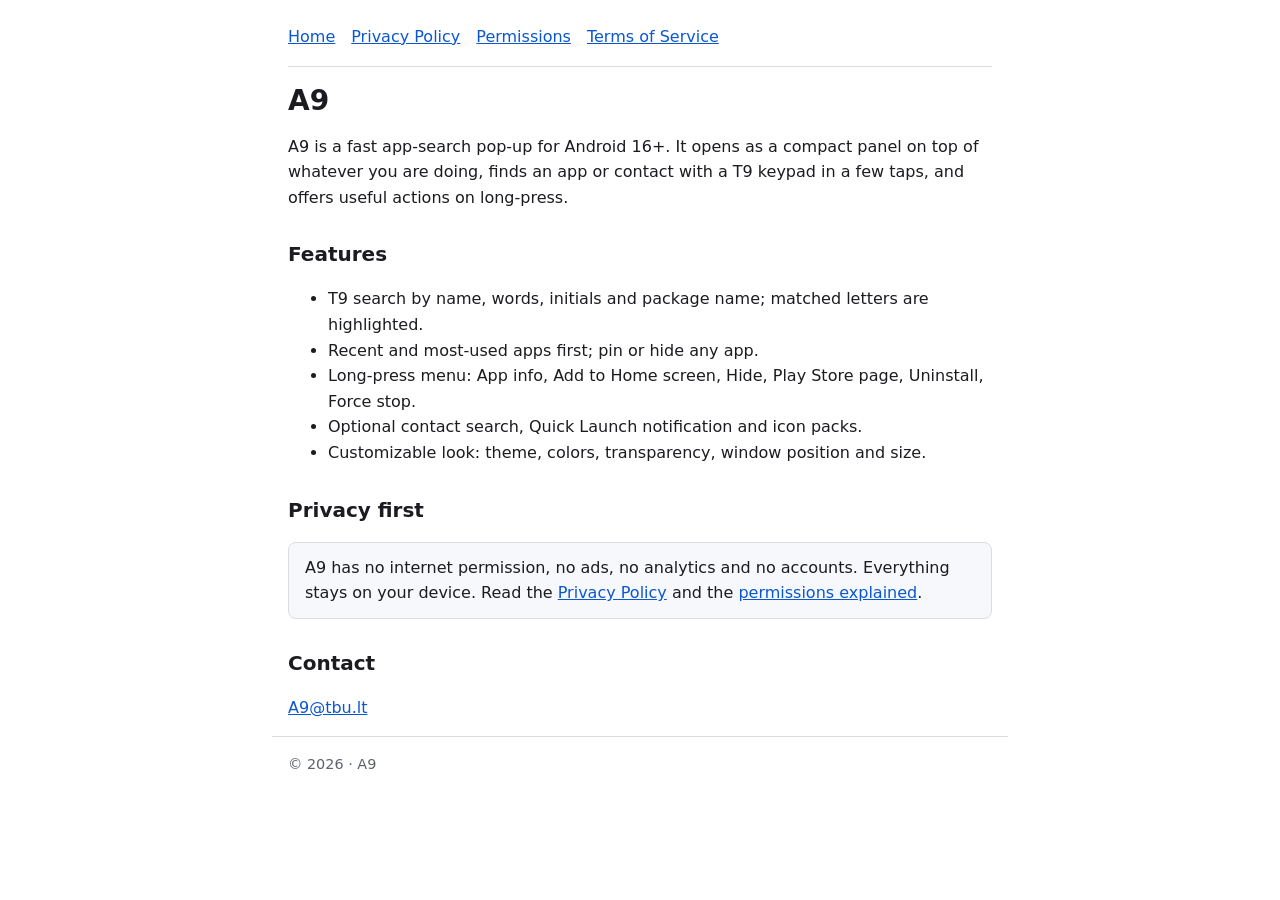
<file: A9/index.html>
<!DOCTYPE html>
<html lang="en">
<head>
<meta charset="utf-8">
<meta name="viewport" content="width=device-width, initial-scale=1">
<meta name="color-scheme" content="light dark">
<title>A9 – fast app search for Android</title>
<meta name="description" content="A9 is a fast app-search pop-up for Android: a T9 keypad that finds and launches any app in a few taps. No ads, no internet, no tracking.">
<link rel="stylesheet" href="style.css">
</head>
<body>
<header><nav>
<a href="index.html">Home</a>
<a href="privacy.html">Privacy Policy</a>
<a href="permissions.html">Permissions</a>
<a href="terms.html">Terms of Service</a>
</nav></header>
<main>
<h1>A9</h1>
<p>A9 is a fast app-search pop-up for Android 16+. It opens as a compact panel on top of whatever you are doing, finds an app or contact with a T9 keypad in a few taps, and offers useful actions on long-press.</p>

<h2>Features</h2>
<ul>
<li>T9 search by name, words, initials and package name; matched letters are highlighted.</li>
<li>Recent and most-used apps first; pin or hide any app.</li>
<li>Long-press menu: App info, Add to Home screen, Hide, Play Store page, Uninstall, Force stop.</li>
<li>Optional contact search, Quick Launch notification and icon packs.</li>
<li>Customizable look: theme, colors, transparency, window position and size.</li>
</ul>

<h2>Privacy first</h2>
<p class="note">A9 has no internet permission, no ads, no analytics and no accounts. Everything stays on your device. Read the <a href="privacy.html">Privacy Policy</a> and the <a href="permissions.html">permissions explained</a>.</p>

<h2>Contact</h2>
<p><a href="mailto:A9@tbu.lt">A9@tbu.lt</a></p>
</main>
<footer>© 2026 · A9</footer>
</body>
</html>
</file>
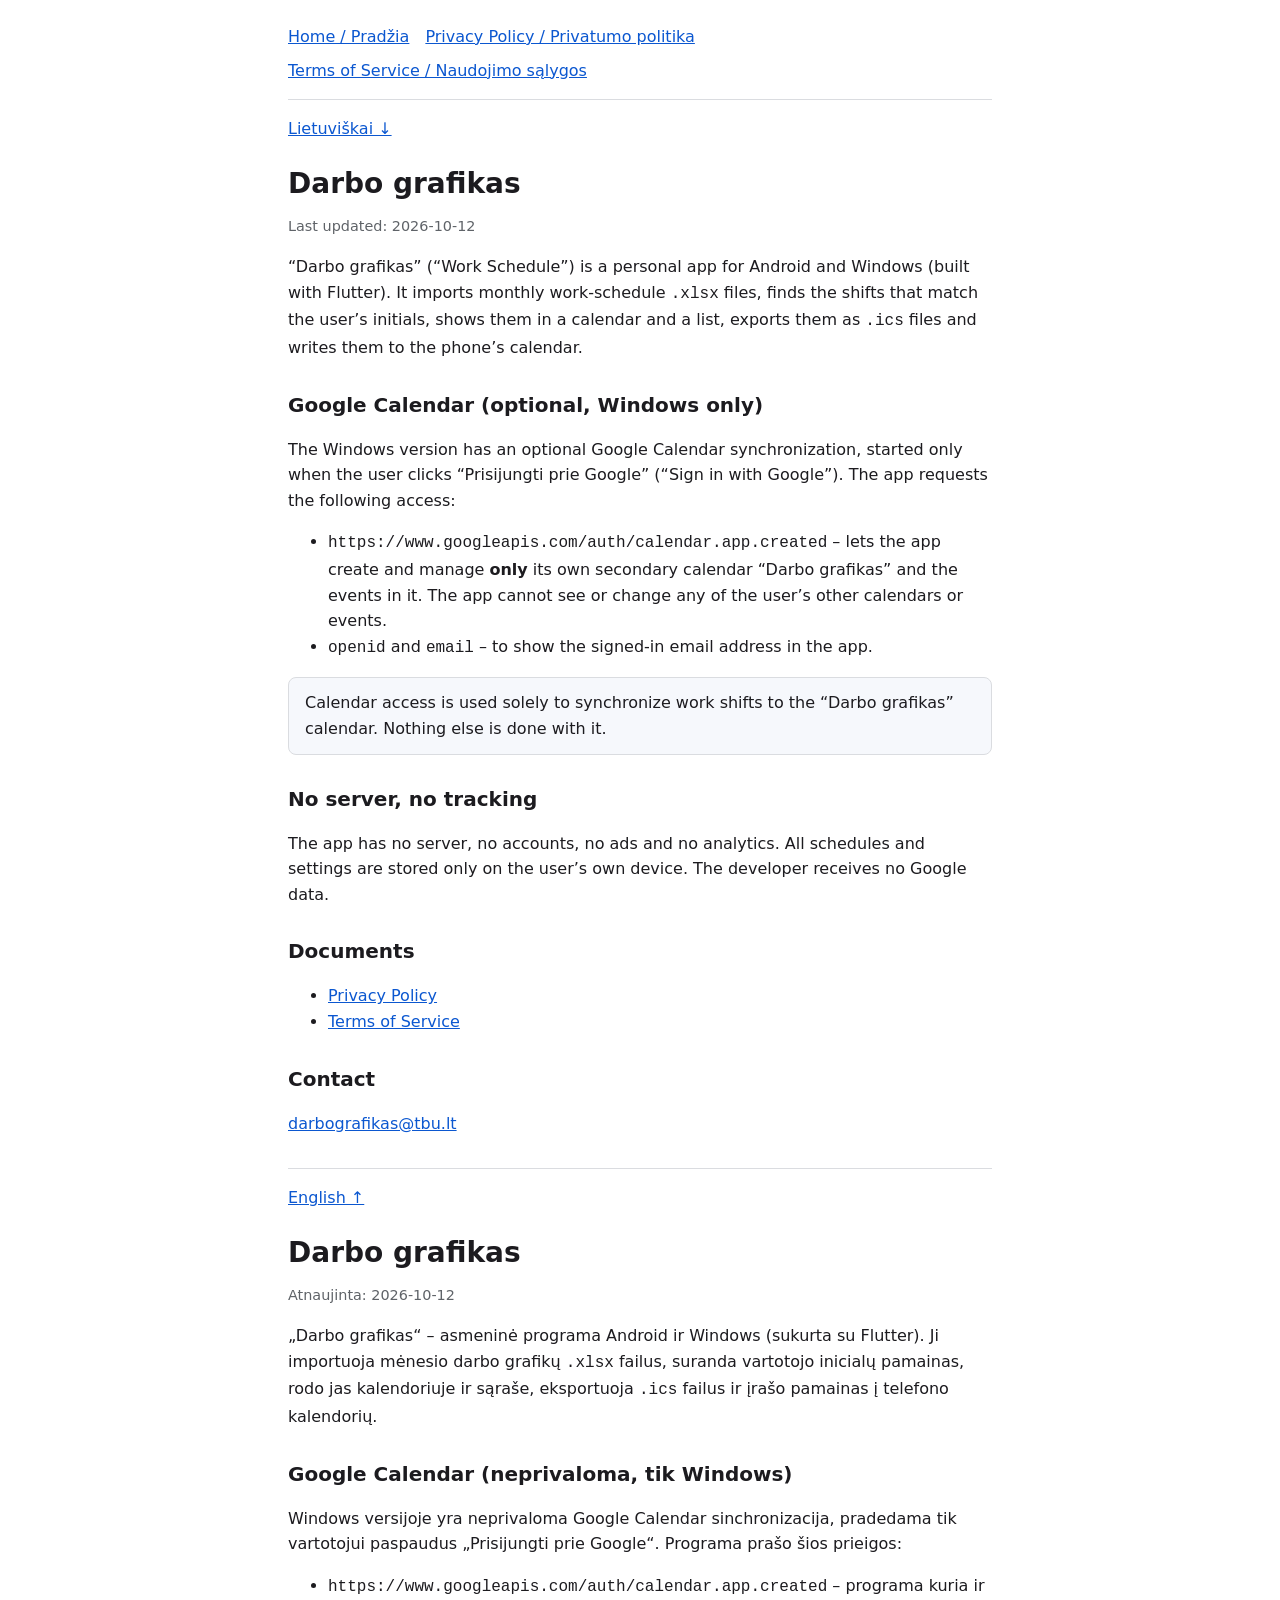
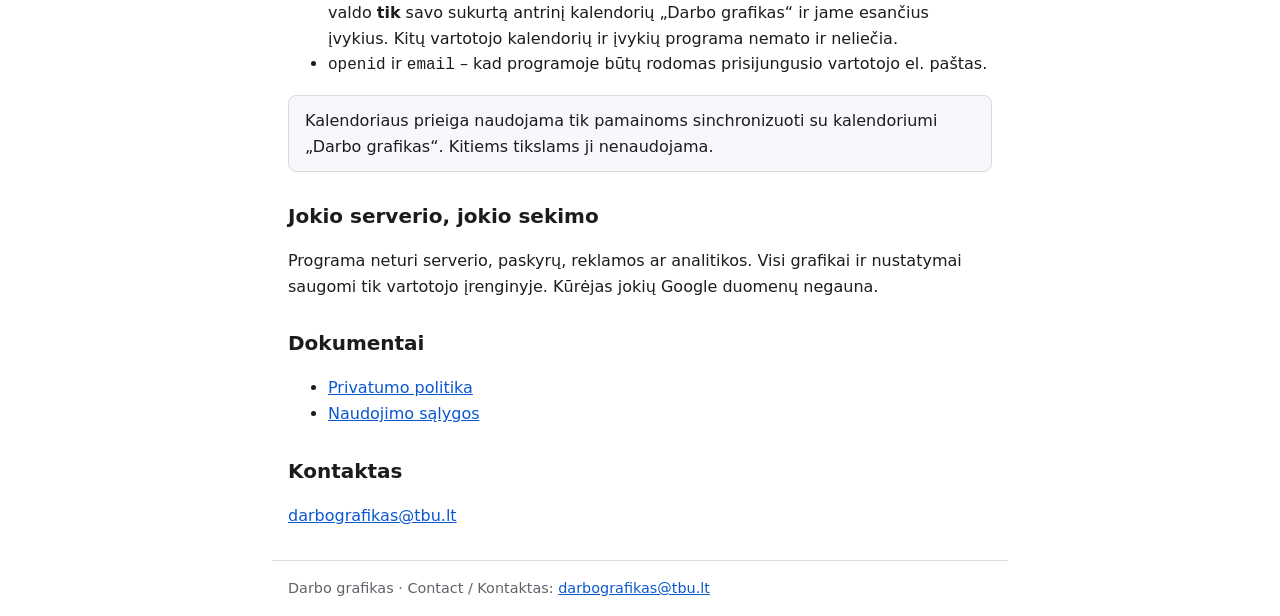
<file: darbo-grafikas/index.html>
<!DOCTYPE html>
<html lang="en">
<head>
<meta charset="utf-8">
<meta name="viewport" content="width=device-width, initial-scale=1">
<meta name="color-scheme" content="light dark">
<title>Home – Darbo grafikas / Pradžia</title>
<link rel="stylesheet" href="style.css">
</head>
<body>
<header><nav>
<a href="index.html">Home / Pradžia</a>
<a href="privacy.html">Privacy Policy / Privatumo politika</a>
<a href="terms.html">Terms of Service / Naudojimo sąlygos</a>
</nav></header>
<main>
<section id="en" lang="en">
<nav><a href="#lt">Lietuviškai ↓</a></nav>
<h1>Darbo grafikas</h1>
<p class="meta">Last updated: 2026-10-12</p>
<p>“Darbo grafikas” (“Work Schedule”) is a personal app for Android and Windows (built with Flutter). It imports monthly work-schedule <code>.xlsx</code> files, finds the shifts that match the user’s initials, shows them in a calendar and a list, exports them as <code>.ics</code> files and writes them to the phone’s calendar.</p>
<h2>Google Calendar (optional, Windows only)</h2>
<p>The Windows version has an optional Google Calendar synchronization, started only when the user clicks “Prisijungti prie Google” (“Sign in with Google”). The app requests the following access:</p>
<ul>
<li><code>https://www.googleapis.com/auth/calendar.app.created</code> – lets the app create and manage <strong>only</strong> its own secondary calendar “Darbo grafikas” and the events in it. The app cannot see or change any of the user’s other calendars or events.</li>
<li><code>openid</code> and <code>email</code> – to show the signed-in email address in the app.</li>
</ul>
<p class="note">Calendar access is used solely to synchronize work shifts to the “Darbo grafikas” calendar. Nothing else is done with it.</p>
<h2>No server, no tracking</h2>
<p>The app has no server, no accounts, no ads and no analytics. All schedules and settings are stored only on the user’s own device. The developer receives no Google data.</p>
<h2>Documents</h2>
<ul><li><a href="privacy.html">Privacy Policy</a></li><li><a href="terms.html">Terms of Service</a></li></ul>
<h2>Contact</h2>
<p><a href="mailto:darbografikas@tbu.lt">darbografikas@tbu.lt</a></p>
</section>
<section id="lt" lang="lt">
<nav><a href="#en">English ↑</a></nav>
<h1>Darbo grafikas</h1>
<p class="meta">Atnaujinta: 2026-10-12</p>
<p>„Darbo grafikas“ – asmeninė programa Android ir Windows (sukurta su Flutter). Ji importuoja mėnesio darbo grafikų <code>.xlsx</code> failus, suranda vartotojo inicialų pamainas, rodo jas kalendoriuje ir sąraše, eksportuoja <code>.ics</code> failus ir įrašo pamainas į telefono kalendorių.</p>
<h2>Google Calendar (neprivaloma, tik Windows)</h2>
<p>Windows versijoje yra neprivaloma Google Calendar sinchronizacija, pradedama tik vartotojui paspaudus „Prisijungti prie Google“. Programa prašo šios prieigos:</p>
<ul>
<li><code>https://www.googleapis.com/auth/calendar.app.created</code> – programa kuria ir valdo <strong>tik</strong> savo sukurtą antrinį kalendorių „Darbo grafikas“ ir jame esančius įvykius. Kitų vartotojo kalendorių ir įvykių programa nemato ir neliečia.</li>
<li><code>openid</code> ir <code>email</code> – kad programoje būtų rodomas prisijungusio vartotojo el. paštas.</li>
</ul>
<p class="note">Kalendoriaus prieiga naudojama tik pamainoms sinchronizuoti su kalendoriumi „Darbo grafikas“. Kitiems tikslams ji nenaudojama.</p>
<h2>Jokio serverio, jokio sekimo</h2>
<p>Programa neturi serverio, paskyrų, reklamos ar analitikos. Visi grafikai ir nustatymai saugomi tik vartotojo įrenginyje. Kūrėjas jokių Google duomenų negauna.</p>
<h2>Dokumentai</h2>
<ul><li><a href="privacy.html">Privatumo politika</a></li><li><a href="terms.html">Naudojimo sąlygos</a></li></ul>
<h2>Kontaktas</h2>
<p><a href="mailto:darbografikas@tbu.lt">darbografikas@tbu.lt</a></p>
</section>
</main>
<footer>Darbo grafikas · Contact / Kontaktas: <a href="mailto:darbografikas@tbu.lt">darbografikas@tbu.lt</a></footer>
</body>
</html>
</file>
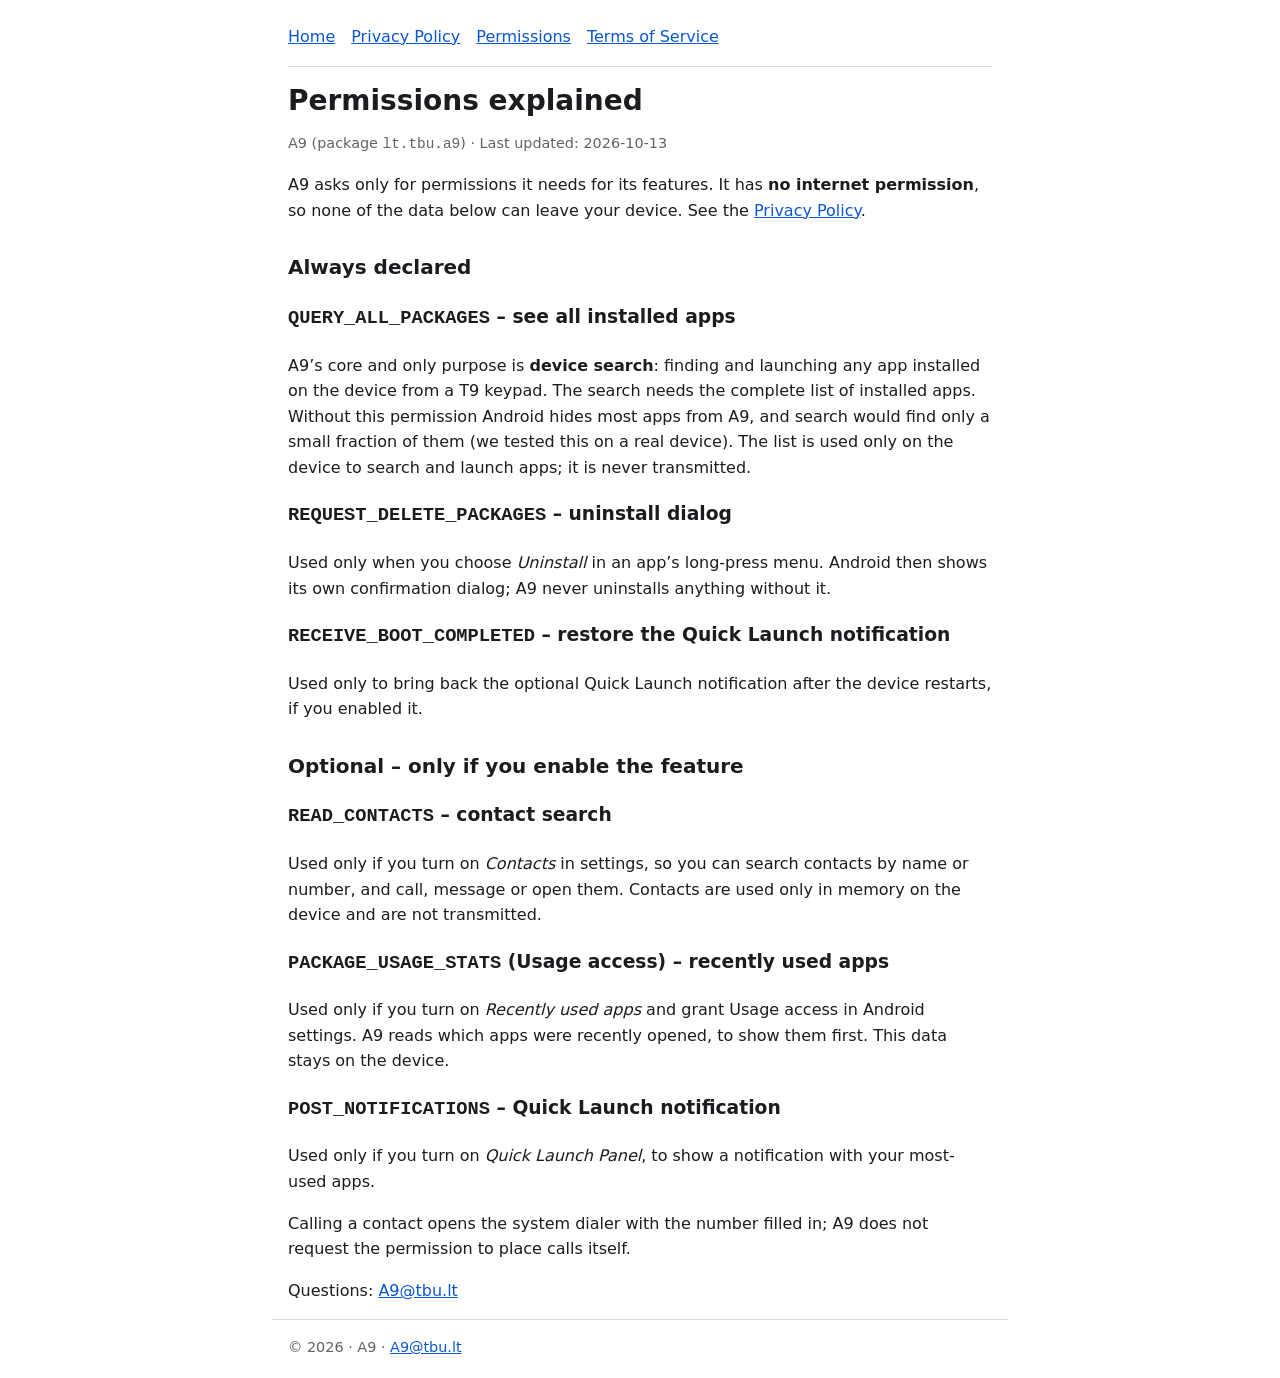
<file: A9/permissions.html>
<!DOCTYPE html>
<html lang="en">
<head>
<meta charset="utf-8">
<meta name="viewport" content="width=device-width, initial-scale=1">
<meta name="color-scheme" content="light dark">
<title>Permissions – A9</title>
<link rel="stylesheet" href="style.css">
</head>
<body>
<header><nav>
<a href="index.html">Home</a>
<a href="privacy.html">Privacy Policy</a>
<a href="permissions.html">Permissions</a>
<a href="terms.html">Terms of Service</a>
</nav></header>
<main>
<h1>Permissions explained</h1>
<p class="meta">A9 (package <code>lt.tbu.a9</code>) · Last updated: 2026-10-13</p>
<p>A9 asks only for permissions it needs for its features. It has <strong>no internet permission</strong>, so none of the data below can leave your device. See the <a href="privacy.html">Privacy Policy</a>.</p>

<h2>Always declared</h2>
<h3><code>QUERY_ALL_PACKAGES</code> – see all installed apps</h3>
<p>A9’s core and only purpose is <strong>device search</strong>: finding and launching any app installed on the device from a T9 keypad. The search needs the complete list of installed apps. Without this permission Android hides most apps from A9, and search would find only a small fraction of them (we tested this on a real device). The list is used only on the device to search and launch apps; it is never transmitted.</p>

<h3><code>REQUEST_DELETE_PACKAGES</code> – uninstall dialog</h3>
<p>Used only when you choose <em>Uninstall</em> in an app’s long-press menu. Android then shows its own confirmation dialog; A9 never uninstalls anything without it.</p>

<h3><code>RECEIVE_BOOT_COMPLETED</code> – restore the Quick Launch notification</h3>
<p>Used only to bring back the optional Quick Launch notification after the device restarts, if you enabled it.</p>

<h2>Optional – only if you enable the feature</h2>
<h3><code>READ_CONTACTS</code> – contact search</h3>
<p>Used only if you turn on <em>Contacts</em> in settings, so you can search contacts by name or number, and call, message or open them. Contacts are used only in memory on the device and are not transmitted.</p>

<h3><code>PACKAGE_USAGE_STATS</code> (Usage access) – recently used apps</h3>
<p>Used only if you turn on <em>Recently used apps</em> and grant Usage access in Android settings. A9 reads which apps were recently opened, to show them first. This data stays on the device.</p>

<h3><code>POST_NOTIFICATIONS</code> – Quick Launch notification</h3>
<p>Used only if you turn on <em>Quick Launch Panel</em>, to show a notification with your most-used apps.</p>

<p>Calling a contact opens the system dialer with the number filled in; A9 does not request the permission to place calls itself.</p>

<p>Questions: <a href="mailto:A9@tbu.lt">A9@tbu.lt</a></p>
</main>
<footer>© 2026 · A9 · <a href="mailto:A9@tbu.lt">A9@tbu.lt</a></footer>
</body>
</html>
</file>
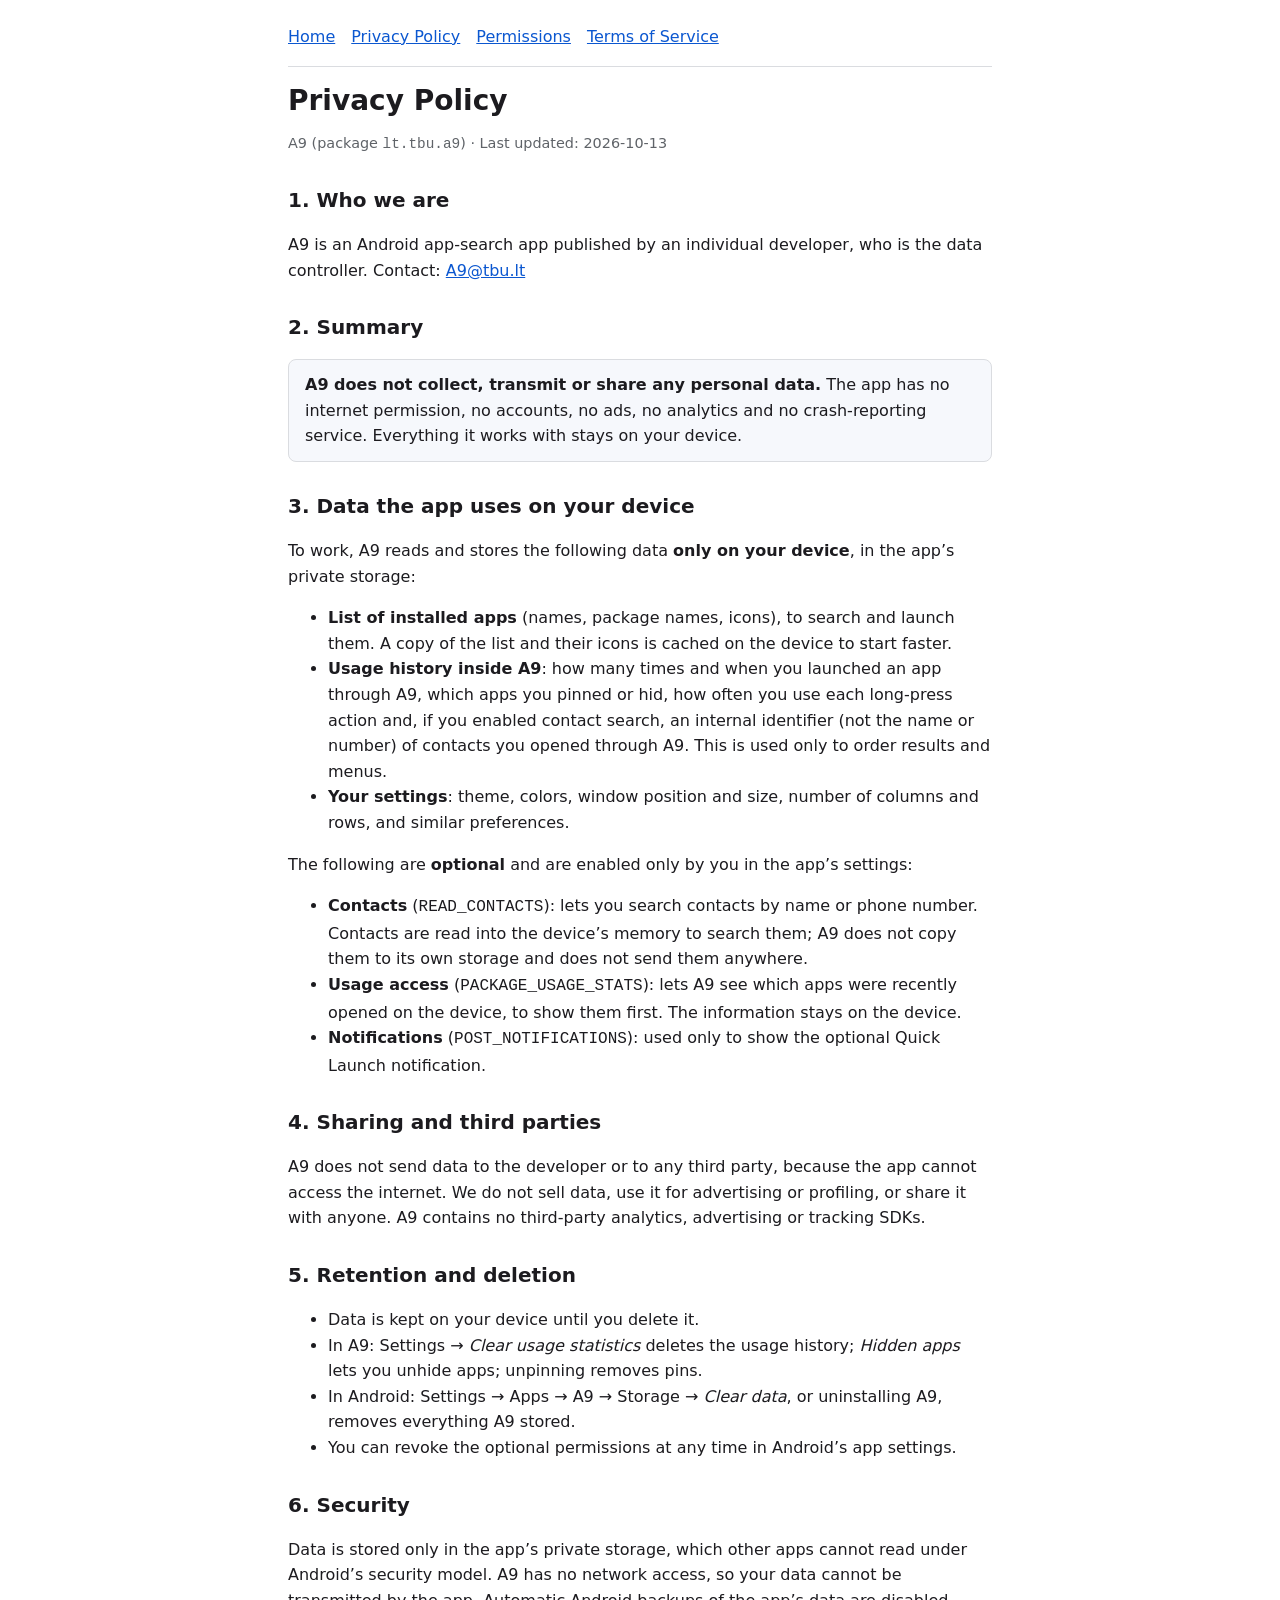
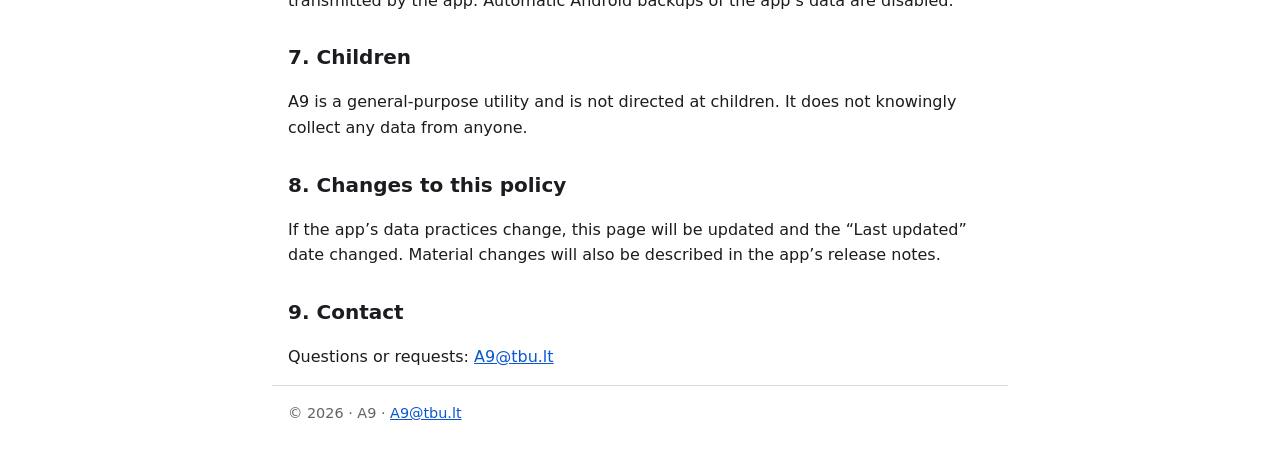
<file: A9/privacy.html>
<!DOCTYPE html>
<html lang="en">
<head>
<meta charset="utf-8">
<meta name="viewport" content="width=device-width, initial-scale=1">
<meta name="color-scheme" content="light dark">
<title>Privacy Policy – A9</title>
<link rel="stylesheet" href="style.css">
</head>
<body>
<header><nav>
<a href="index.html">Home</a>
<a href="privacy.html">Privacy Policy</a>
<a href="permissions.html">Permissions</a>
<a href="terms.html">Terms of Service</a>
</nav></header>
<main>
<h1>Privacy Policy</h1>
<p class="meta">A9 (package <code>lt.tbu.a9</code>) · Last updated: 2026-10-13</p>

<h2>1. Who we are</h2>
<p>A9 is an Android app-search app published by an individual developer, who is the data controller. Contact: <a href="mailto:A9@tbu.lt">A9@tbu.lt</a></p>

<h2>2. Summary</h2>
<p class="note"><strong>A9 does not collect, transmit or share any personal data.</strong> The app has no internet permission, no accounts, no ads, no analytics and no crash-reporting service. Everything it works with stays on your device.</p>

<h2>3. Data the app uses on your device</h2>
<p>To work, A9 reads and stores the following data <strong>only on your device</strong>, in the app’s private storage:</p>
<ul>
<li><strong>List of installed apps</strong> (names, package names, icons), to search and launch them. A copy of the list and their icons is cached on the device to start faster.</li>
<li><strong>Usage history inside A9</strong>: how many times and when you launched an app through A9, which apps you pinned or hid, how often you use each long-press action and, if you enabled contact search, an internal identifier (not the name or number) of contacts you opened through A9. This is used only to order results and menus.</li>
<li><strong>Your settings</strong>: theme, colors, window position and size, number of columns and rows, and similar preferences.</li>
</ul>
<p>The following are <strong>optional</strong> and are enabled only by you in the app’s settings:</p>
<ul>
<li><strong>Contacts</strong> (<code>READ_CONTACTS</code>): lets you search contacts by name or phone number. Contacts are read into the device’s memory to search them; A9 does not copy them to its own storage and does not send them anywhere.</li>
<li><strong>Usage access</strong> (<code>PACKAGE_USAGE_STATS</code>): lets A9 see which apps were recently opened on the device, to show them first. The information stays on the device.</li>
<li><strong>Notifications</strong> (<code>POST_NOTIFICATIONS</code>): used only to show the optional Quick Launch notification.</li>
</ul>

<h2>4. Sharing and third parties</h2>
<p>A9 does not send data to the developer or to any third party, because the app cannot access the internet. We do not sell data, use it for advertising or profiling, or share it with anyone. A9 contains no third-party analytics, advertising or tracking SDKs.</p>

<h2>5. Retention and deletion</h2>
<ul>
<li>Data is kept on your device until you delete it.</li>
<li>In A9: Settings → <em>Clear usage statistics</em> deletes the usage history; <em>Hidden apps</em> lets you unhide apps; unpinning removes pins.</li>
<li>In Android: Settings → Apps → A9 → Storage → <em>Clear data</em>, or uninstalling A9, removes everything A9 stored.</li>
<li>You can revoke the optional permissions at any time in Android’s app settings.</li>
</ul>

<h2>6. Security</h2>
<p>Data is stored only in the app’s private storage, which other apps cannot read under Android’s security model. A9 has no network access, so your data cannot be transmitted by the app. Automatic Android backups of the app’s data are disabled.</p>

<h2>7. Children</h2>
<p>A9 is a general-purpose utility and is not directed at children. It does not knowingly collect any data from anyone.</p>

<h2>8. Changes to this policy</h2>
<p>If the app’s data practices change, this page will be updated and the “Last updated” date changed. Material changes will also be described in the app’s release notes.</p>

<h2>9. Contact</h2>
<p>Questions or requests: <a href="mailto:A9@tbu.lt">A9@tbu.lt</a></p>
</main>
<footer>© 2026 · A9 · <a href="mailto:A9@tbu.lt">A9@tbu.lt</a></footer>
</body>
</html>
</file>
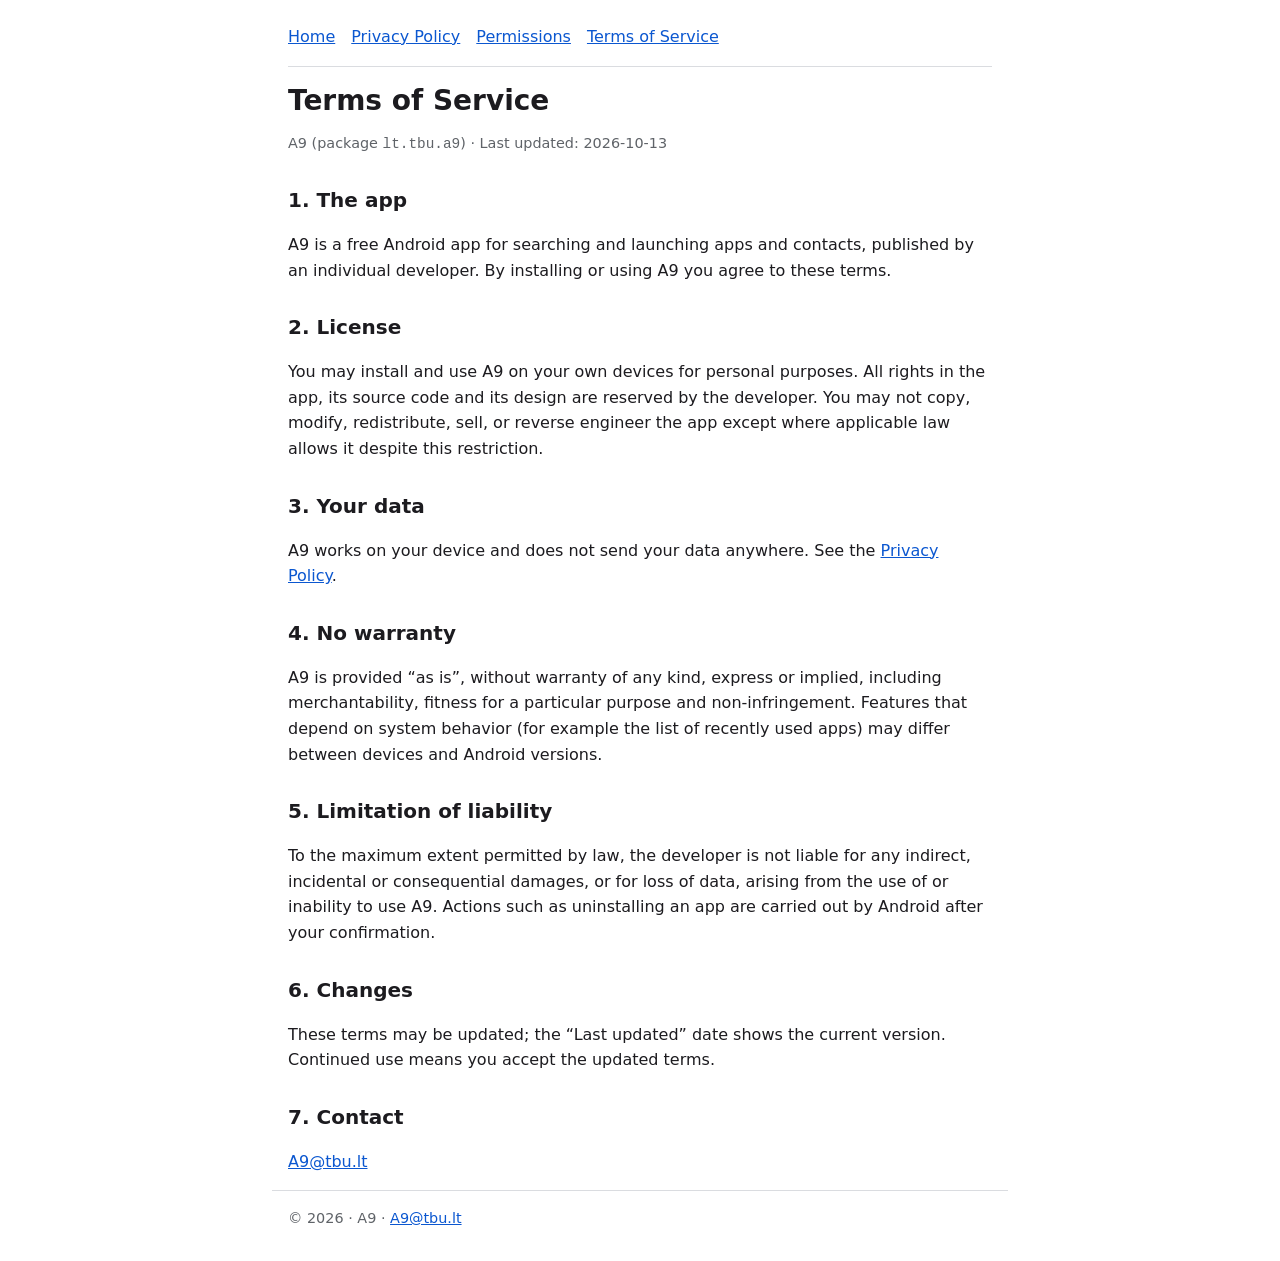
<file: A9/terms.html>
<!DOCTYPE html>
<html lang="en">
<head>
<meta charset="utf-8">
<meta name="viewport" content="width=device-width, initial-scale=1">
<meta name="color-scheme" content="light dark">
<title>Terms of Service – A9</title>
<link rel="stylesheet" href="style.css">
</head>
<body>
<header><nav>
<a href="index.html">Home</a>
<a href="privacy.html">Privacy Policy</a>
<a href="permissions.html">Permissions</a>
<a href="terms.html">Terms of Service</a>
</nav></header>
<main>
<h1>Terms of Service</h1>
<p class="meta">A9 (package <code>lt.tbu.a9</code>) · Last updated: 2026-10-13</p>

<h2>1. The app</h2>
<p>A9 is a free Android app for searching and launching apps and contacts, published by an individual developer. By installing or using A9 you agree to these terms.</p>

<h2>2. License</h2>
<p>You may install and use A9 on your own devices for personal purposes. All rights in the app, its source code and its design are reserved by the developer. You may not copy, modify, redistribute, sell, or reverse engineer the app except where applicable law allows it despite this restriction.</p>

<h2>3. Your data</h2>
<p>A9 works on your device and does not send your data anywhere. See the <a href="privacy.html">Privacy Policy</a>.</p>

<h2>4. No warranty</h2>
<p>A9 is provided “as is”, without warranty of any kind, express or implied, including merchantability, fitness for a particular purpose and non-infringement. Features that depend on system behavior (for example the list of recently used apps) may differ between devices and Android versions.</p>

<h2>5. Limitation of liability</h2>
<p>To the maximum extent permitted by law, the developer is not liable for any indirect, incidental or consequential damages, or for loss of data, arising from the use of or inability to use A9. Actions such as uninstalling an app are carried out by Android after your confirmation.</p>

<h2>6. Changes</h2>
<p>These terms may be updated; the “Last updated” date shows the current version. Continued use means you accept the updated terms.</p>

<h2>7. Contact</h2>
<p><a href="mailto:A9@tbu.lt">A9@tbu.lt</a></p>
</main>
<footer>© 2026 · A9 · <a href="mailto:A9@tbu.lt">A9@tbu.lt</a></footer>
</body>
</html>
</file>
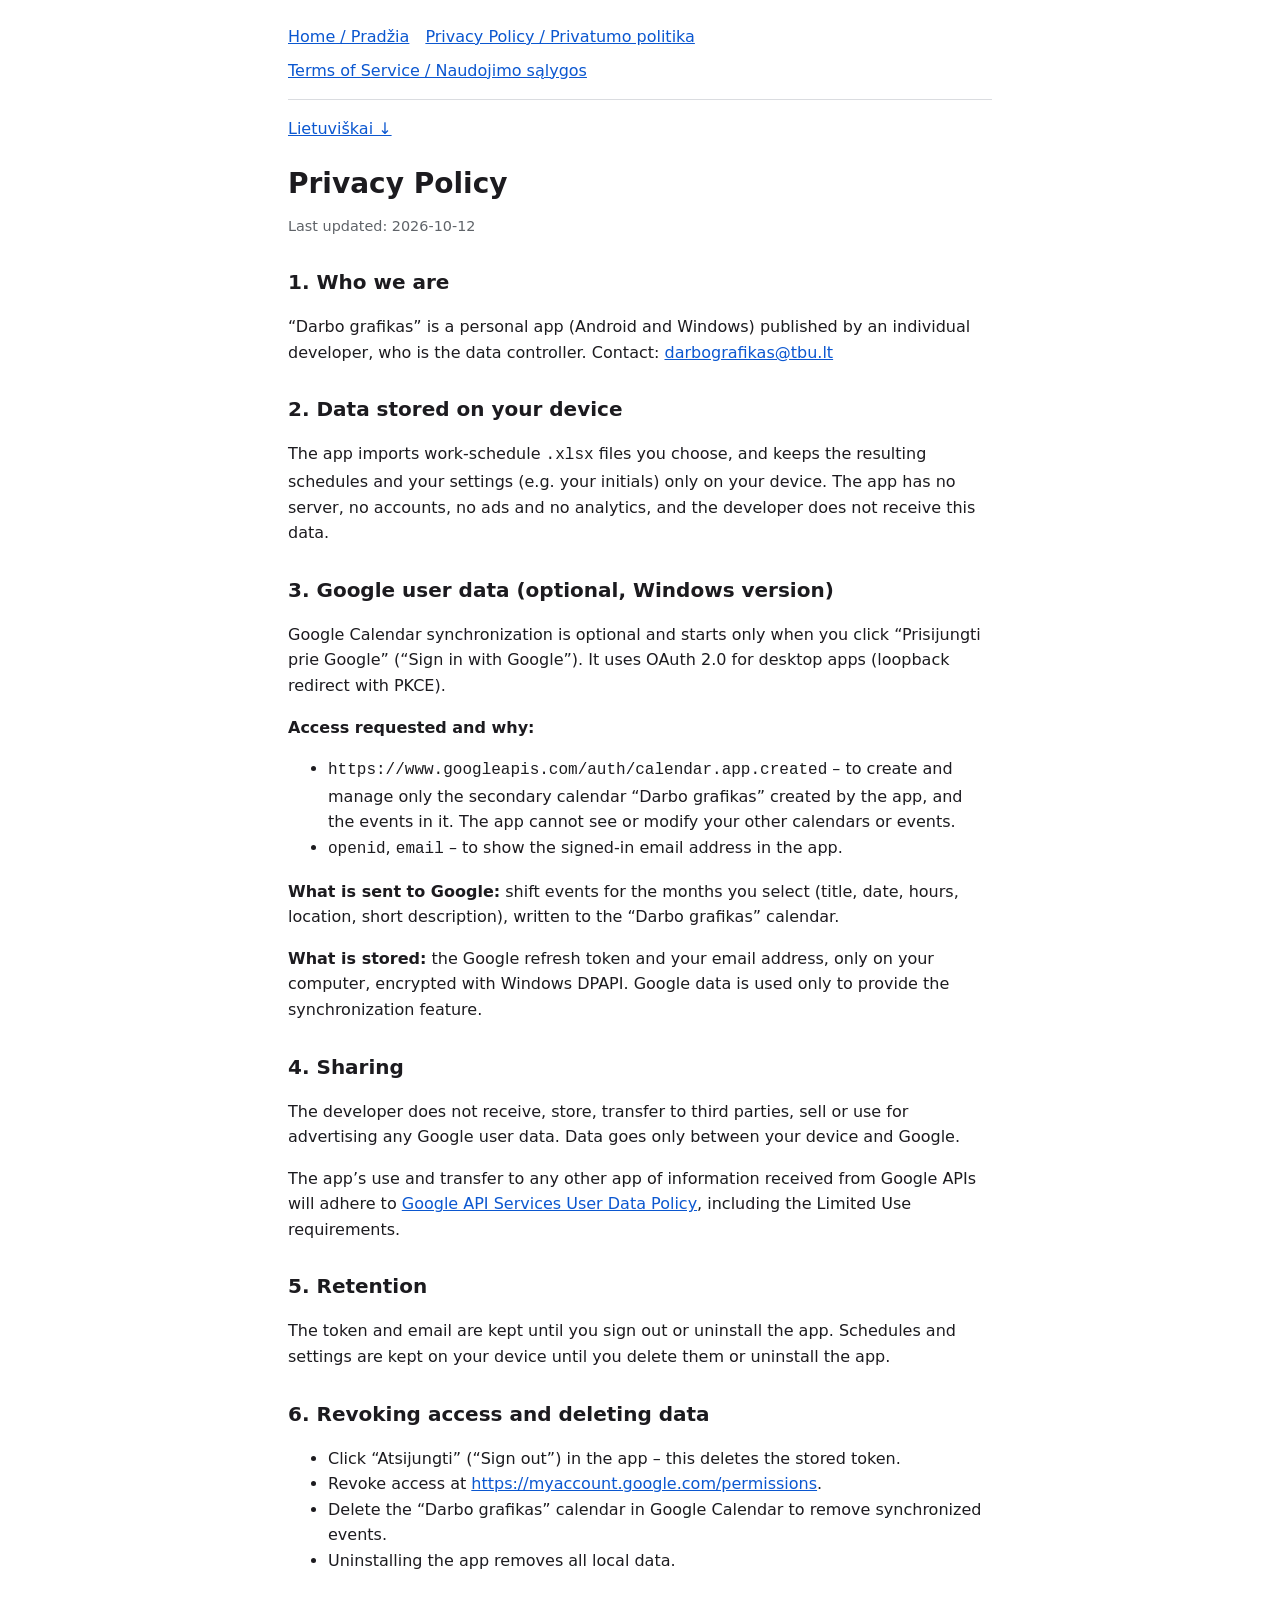
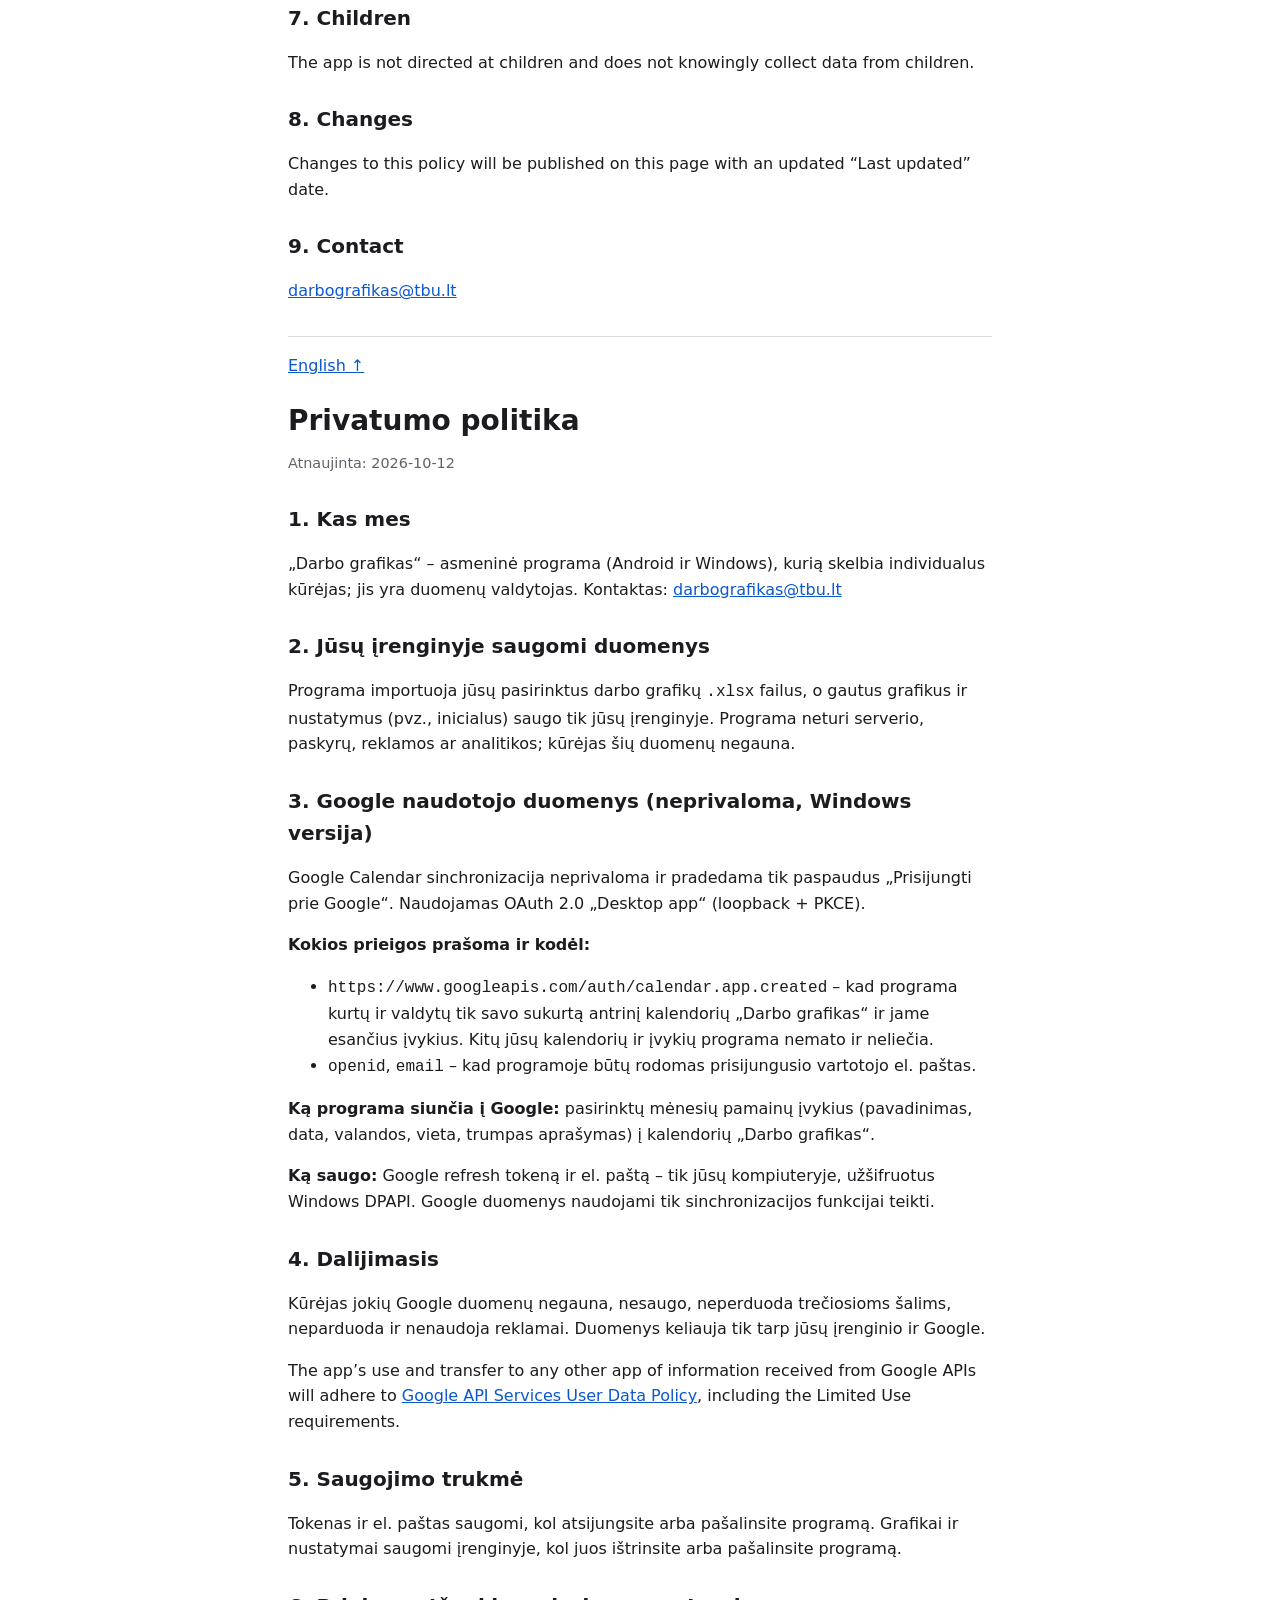
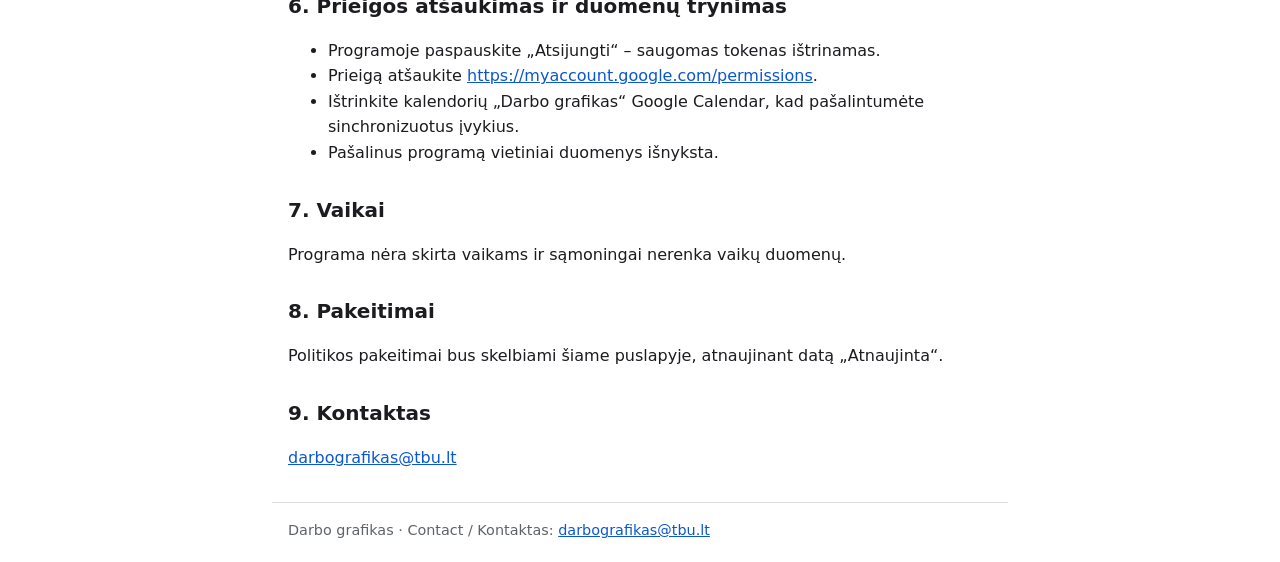
<file: darbo-grafikas/privacy.html>
<!DOCTYPE html>
<html lang="en">
<head>
<meta charset="utf-8">
<meta name="viewport" content="width=device-width, initial-scale=1">
<meta name="color-scheme" content="light dark">
<title>Privacy Policy – Darbo grafikas / Privatumo politika</title>
<link rel="stylesheet" href="style.css">
</head>
<body>
<header><nav>
<a href="index.html">Home / Pradžia</a>
<a href="privacy.html">Privacy Policy / Privatumo politika</a>
<a href="terms.html">Terms of Service / Naudojimo sąlygos</a>
</nav></header>
<main>
<section id="en" lang="en">
<nav><a href="#lt">Lietuviškai ↓</a></nav>
<h1>Privacy Policy</h1>
<p class="meta">Last updated: 2026-10-12</p>
<h2>1. Who we are</h2>
<p>“Darbo grafikas” is a personal app (Android and Windows) published by an individual developer, who is the data controller. Contact: <a href="mailto:darbografikas@tbu.lt">darbografikas@tbu.lt</a></p>
<h2>2. Data stored on your device</h2>
<p>The app imports work-schedule <code>.xlsx</code> files you choose, and keeps the resulting schedules and your settings (e.g. your initials) only on your device. The app has no server, no accounts, no ads and no analytics, and the developer does not receive this data.</p>
<h2>3. Google user data (optional, Windows version)</h2>
<p>Google Calendar synchronization is optional and starts only when you click “Prisijungti prie Google” (“Sign in with Google”). It uses OAuth 2.0 for desktop apps (loopback redirect with PKCE).</p>
<p><strong>Access requested and why:</strong></p>
<ul>
<li><code>https://www.googleapis.com/auth/calendar.app.created</code> – to create and manage only the secondary calendar “Darbo grafikas” created by the app, and the events in it. The app cannot see or modify your other calendars or events.</li>
<li><code>openid</code>, <code>email</code> – to show the signed-in email address in the app.</li>
</ul>
<p><strong>What is sent to Google:</strong> shift events for the months you select (title, date, hours, location, short description), written to the “Darbo grafikas” calendar.</p>
<p><strong>What is stored:</strong> the Google refresh token and your email address, only on your computer, encrypted with Windows DPAPI. Google data is used only to provide the synchronization feature.</p>
<h2>4. Sharing</h2>
<p>The developer does not receive, store, transfer to third parties, sell or use for advertising any Google user data. Data goes only between your device and Google.</p>
<p>The app’s use and transfer to any other app of information received from Google APIs will adhere to <a href="https://developers.google.com/terms/api-services-user-data-policy">Google API Services User Data Policy</a>, including the Limited Use requirements.</p>
<h2>5. Retention</h2>
<p>The token and email are kept until you sign out or uninstall the app. Schedules and settings are kept on your device until you delete them or uninstall the app.</p>
<h2>6. Revoking access and deleting data</h2>
<ul>
<li>Click “Atsijungti” (“Sign out”) in the app – this deletes the stored token.</li>
<li>Revoke access at <a href="https://myaccount.google.com/permissions">https://myaccount.google.com/permissions</a>.</li>
<li>Delete the “Darbo grafikas” calendar in Google Calendar to remove synchronized events.</li>
<li>Uninstalling the app removes all local data.</li>
</ul>
<h2>7. Children</h2>
<p>The app is not directed at children and does not knowingly collect data from children.</p>
<h2>8. Changes</h2>
<p>Changes to this policy will be published on this page with an updated “Last updated” date.</p>
<h2>9. Contact</h2>
<p><a href="mailto:darbografikas@tbu.lt">darbografikas@tbu.lt</a></p>
</section>
<section id="lt" lang="lt">
<nav><a href="#en">English ↑</a></nav>
<h1>Privatumo politika</h1>
<p class="meta">Atnaujinta: 2026-10-12</p>
<h2>1. Kas mes</h2>
<p>„Darbo grafikas“ – asmeninė programa (Android ir Windows), kurią skelbia individualus kūrėjas; jis yra duomenų valdytojas. Kontaktas: <a href="mailto:darbografikas@tbu.lt">darbografikas@tbu.lt</a></p>
<h2>2. Jūsų įrenginyje saugomi duomenys</h2>
<p>Programa importuoja jūsų pasirinktus darbo grafikų <code>.xlsx</code> failus, o gautus grafikus ir nustatymus (pvz., inicialus) saugo tik jūsų įrenginyje. Programa neturi serverio, paskyrų, reklamos ar analitikos; kūrėjas šių duomenų negauna.</p>
<h2>3. Google naudotojo duomenys (neprivaloma, Windows versija)</h2>
<p>Google Calendar sinchronizacija neprivaloma ir pradedama tik paspaudus „Prisijungti prie Google“. Naudojamas OAuth 2.0 „Desktop app“ (loopback + PKCE).</p>
<p><strong>Kokios prieigos prašoma ir kodėl:</strong></p>
<ul>
<li><code>https://www.googleapis.com/auth/calendar.app.created</code> – kad programa kurtų ir valdytų tik savo sukurtą antrinį kalendorių „Darbo grafikas“ ir jame esančius įvykius. Kitų jūsų kalendorių ir įvykių programa nemato ir neliečia.</li>
<li><code>openid</code>, <code>email</code> – kad programoje būtų rodomas prisijungusio vartotojo el. paštas.</li>
</ul>
<p><strong>Ką programa siunčia į Google:</strong> pasirinktų mėnesių pamainų įvykius (pavadinimas, data, valandos, vieta, trumpas aprašymas) į kalendorių „Darbo grafikas“.</p>
<p><strong>Ką saugo:</strong> Google refresh tokeną ir el. paštą – tik jūsų kompiuteryje, užšifruotus Windows DPAPI. Google duomenys naudojami tik sinchronizacijos funkcijai teikti.</p>
<h2>4. Dalijimasis</h2>
<p>Kūrėjas jokių Google duomenų negauna, nesaugo, neperduoda trečiosioms šalims, neparduoda ir nenaudoja reklamai. Duomenys keliauja tik tarp jūsų įrenginio ir Google.</p>
<p lang="en">The app’s use and transfer to any other app of information received from Google APIs will adhere to <a href="https://developers.google.com/terms/api-services-user-data-policy">Google API Services User Data Policy</a>, including the Limited Use requirements.</p>
<h2>5. Saugojimo trukmė</h2>
<p>Tokenas ir el. paštas saugomi, kol atsijungsite arba pašalinsite programą. Grafikai ir nustatymai saugomi įrenginyje, kol juos ištrinsite arba pašalinsite programą.</p>
<h2>6. Prieigos atšaukimas ir duomenų trynimas</h2>
<ul>
<li>Programoje paspauskite „Atsijungti“ – saugomas tokenas ištrinamas.</li>
<li>Prieigą atšaukite <a href="https://myaccount.google.com/permissions">https://myaccount.google.com/permissions</a>.</li>
<li>Ištrinkite kalendorių „Darbo grafikas“ Google Calendar, kad pašalintumėte sinchronizuotus įvykius.</li>
<li>Pašalinus programą vietiniai duomenys išnyksta.</li>
</ul>
<h2>7. Vaikai</h2>
<p>Programa nėra skirta vaikams ir sąmoningai nerenka vaikų duomenų.</p>
<h2>8. Pakeitimai</h2>
<p>Politikos pakeitimai bus skelbiami šiame puslapyje, atnaujinant datą „Atnaujinta“.</p>
<h2>9. Kontaktas</h2>
<p><a href="mailto:darbografikas@tbu.lt">darbografikas@tbu.lt</a></p>
</section>
</main>
<footer>Darbo grafikas · Contact / Kontaktas: <a href="mailto:darbografikas@tbu.lt">darbografikas@tbu.lt</a></footer>
</body>
</html>
</file>
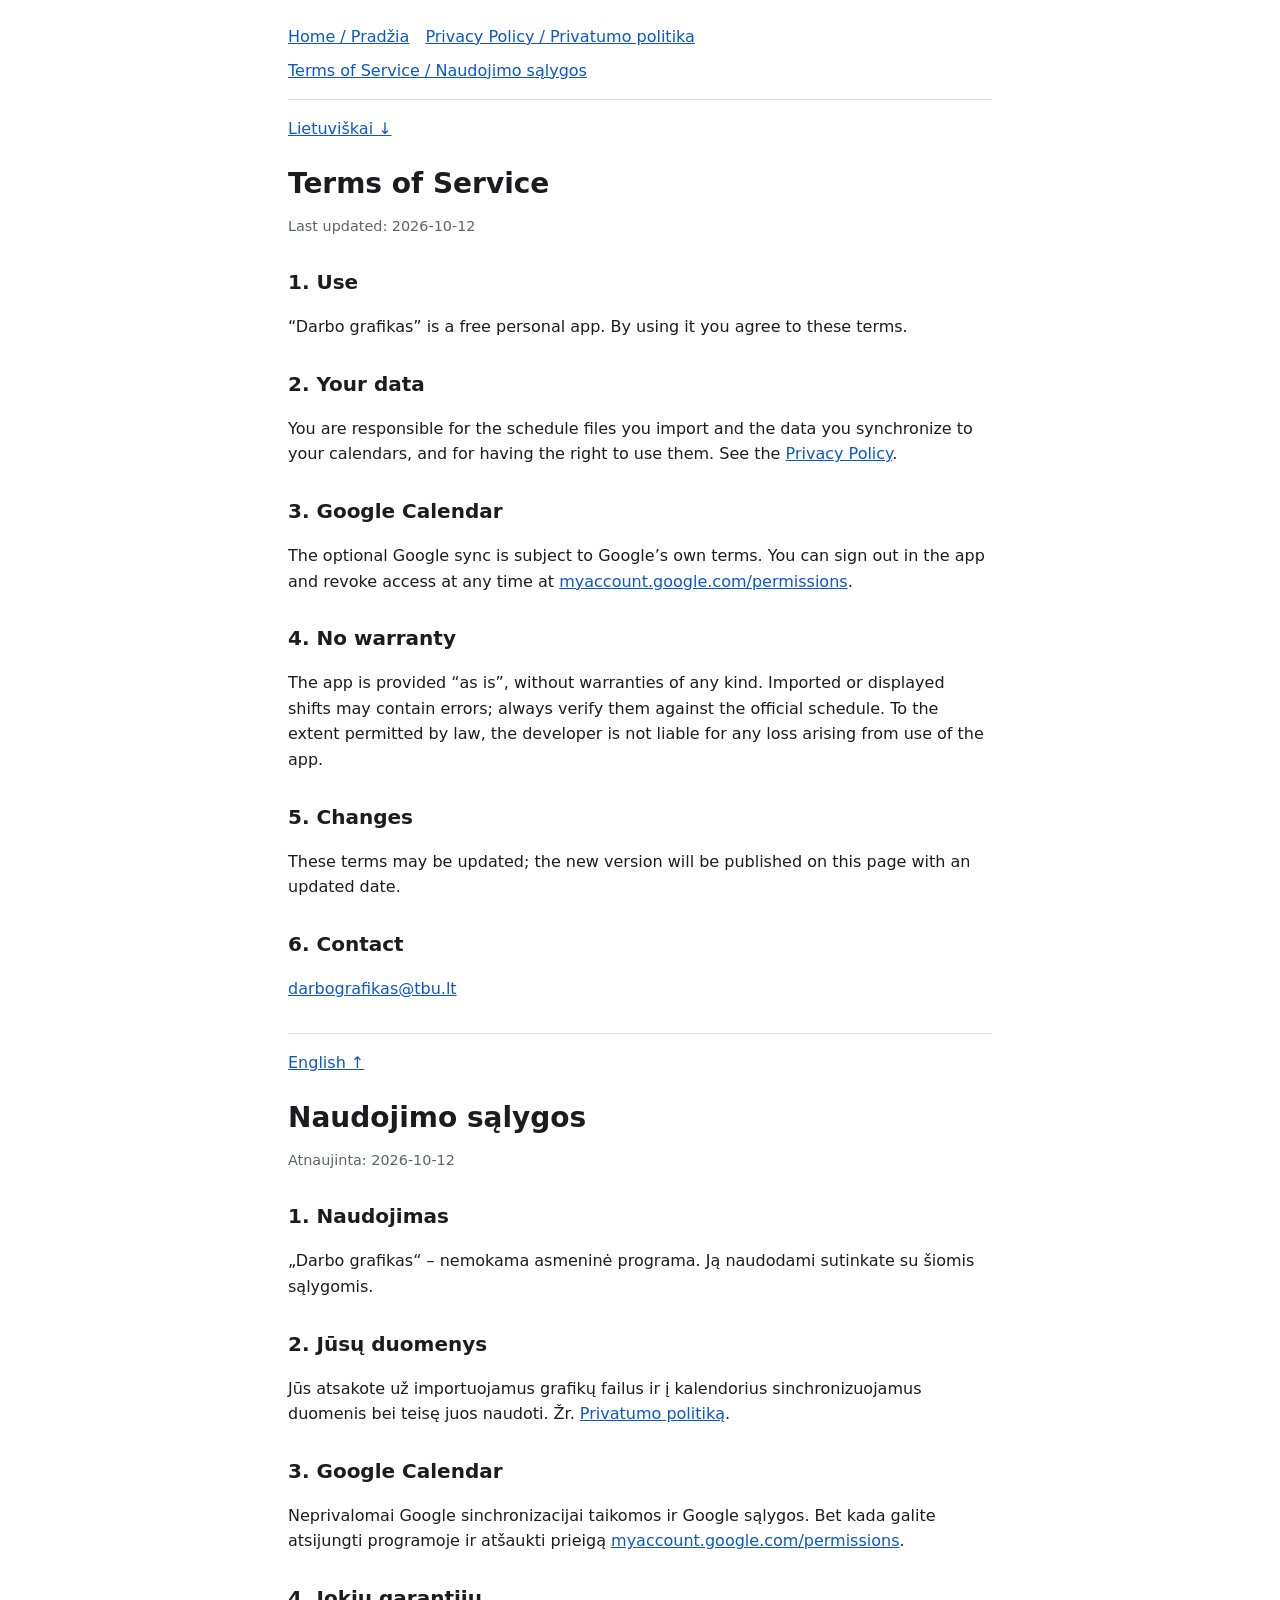
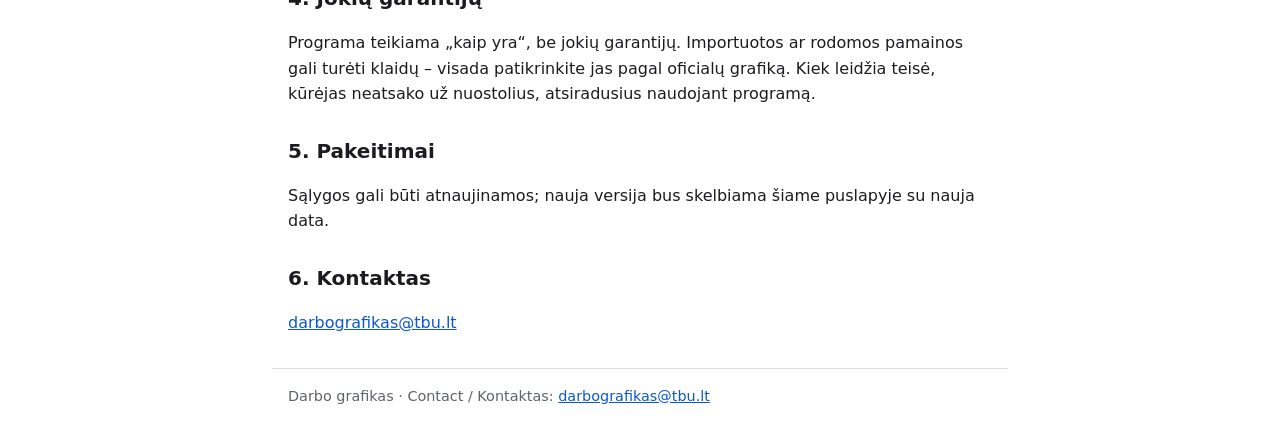
<file: darbo-grafikas/terms.html>
<!DOCTYPE html>
<html lang="en">
<head>
<meta charset="utf-8">
<meta name="viewport" content="width=device-width, initial-scale=1">
<meta name="color-scheme" content="light dark">
<title>Terms of Service – Darbo grafikas / Naudojimo sąlygos</title>
<link rel="stylesheet" href="style.css">
</head>
<body>
<header><nav>
<a href="index.html">Home / Pradžia</a>
<a href="privacy.html">Privacy Policy / Privatumo politika</a>
<a href="terms.html">Terms of Service / Naudojimo sąlygos</a>
</nav></header>
<main>
<section id="en" lang="en">
<nav><a href="#lt">Lietuviškai ↓</a></nav>
<h1>Terms of Service</h1>
<p class="meta">Last updated: 2026-10-12</p>
<h2>1. Use</h2>
<p>“Darbo grafikas” is a free personal app. By using it you agree to these terms.</p>
<h2>2. Your data</h2>
<p>You are responsible for the schedule files you import and the data you synchronize to your calendars, and for having the right to use them. See the <a href="privacy.html">Privacy Policy</a>.</p>
<h2>3. Google Calendar</h2>
<p>The optional Google sync is subject to Google’s own terms. You can sign out in the app and revoke access at any time at <a href="https://myaccount.google.com/permissions">myaccount.google.com/permissions</a>.</p>
<h2>4. No warranty</h2>
<p>The app is provided “as is”, without warranties of any kind. Imported or displayed shifts may contain errors; always verify them against the official schedule. To the extent permitted by law, the developer is not liable for any loss arising from use of the app.</p>
<h2>5. Changes</h2>
<p>These terms may be updated; the new version will be published on this page with an updated date.</p>
<h2>6. Contact</h2>
<p><a href="mailto:darbografikas@tbu.lt">darbografikas@tbu.lt</a></p>
</section>
<section id="lt" lang="lt">
<nav><a href="#en">English ↑</a></nav>
<h1>Naudojimo sąlygos</h1>
<p class="meta">Atnaujinta: 2026-10-12</p>
<h2>1. Naudojimas</h2>
<p>„Darbo grafikas“ – nemokama asmeninė programa. Ją naudodami sutinkate su šiomis sąlygomis.</p>
<h2>2. Jūsų duomenys</h2>
<p>Jūs atsakote už importuojamus grafikų failus ir į kalendorius sinchronizuojamus duomenis bei teisę juos naudoti. Žr. <a href="privacy.html">Privatumo politiką</a>.</p>
<h2>3. Google Calendar</h2>
<p>Neprivalomai Google sinchronizacijai taikomos ir Google sąlygos. Bet kada galite atsijungti programoje ir atšaukti prieigą <a href="https://myaccount.google.com/permissions">myaccount.google.com/permissions</a>.</p>
<h2>4. Jokių garantijų</h2>
<p>Programa teikiama „kaip yra“, be jokių garantijų. Importuotos ar rodomos pamainos gali turėti klaidų – visada patikrinkite jas pagal oficialų grafiką. Kiek leidžia teisė, kūrėjas neatsako už nuostolius, atsiradusius naudojant programą.</p>
<h2>5. Pakeitimai</h2>
<p>Sąlygos gali būti atnaujinamos; nauja versija bus skelbiama šiame puslapyje su nauja data.</p>
<h2>6. Kontaktas</h2>
<p><a href="mailto:darbografikas@tbu.lt">darbografikas@tbu.lt</a></p>
</section>
</main>
<footer>Darbo grafikas · Contact / Kontaktas: <a href="mailto:darbografikas@tbu.lt">darbografikas@tbu.lt</a></footer>
</body>
</html>
</file>
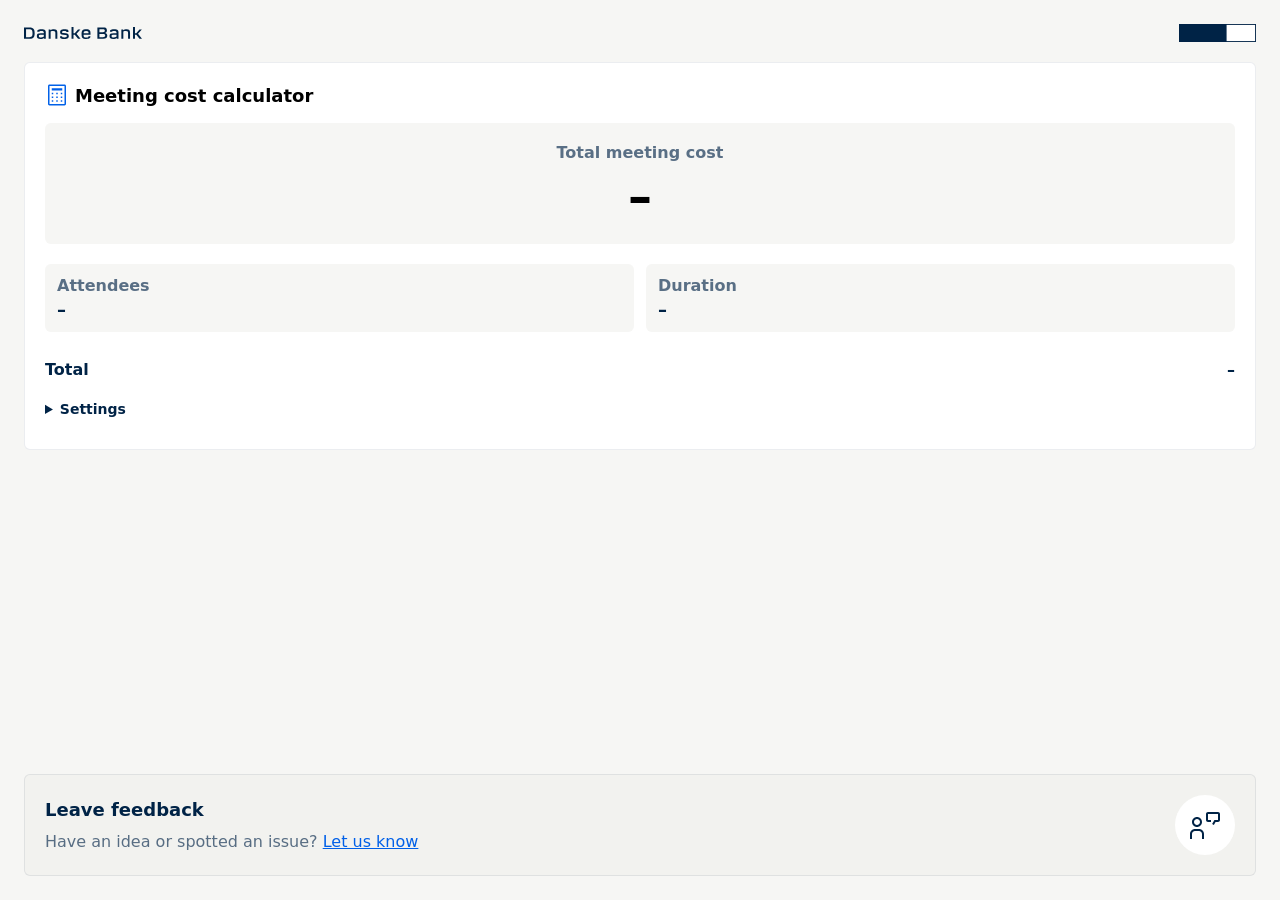
<file: meetingcost/src/taskpane.html>
<!DOCTYPE html>
<html lang="en">
  <head>
    <meta charset="UTF-8" />
    <meta name="viewport" content="width=device-width, initial-scale=1" />
    <title>Meeting Cost</title>
    <script src="https://officeapis.public.onecdn.static.microsoft/1/office.js"></script>
    <style>
      :root {
        --page: #f6f6f4;
        --card: #ffffff;
        --card-border: rgba(0, 35, 70, 0.08);
        --surface: rgba(237, 237, 233, 0.5);
        --surface-subtle: rgba(237, 237, 233, 0.5);
        --text: #002346;
        --amount: #000000;
        --muted: rgba(0, 35, 70, 0.64);
        --row-border: rgba(0, 35, 70, 0.16);
        --link: #0060e8;
        --unsaved: #c75b00;
        --error: #c4314b;
        --input-bg: #ffffff;
        --input-border: rgba(0, 35, 70, 0.32);
        --feedback-icon: url("../assets/feedback-light.svg");
        --logo: url("../assets/danske-logo-light.svg");
      }
      @media (prefers-color-scheme: dark) {
        :root {
          --page: #202020;
          --card: #303030;
          --card-border: rgba(255, 255, 255, 0.16);
          --surface: #404040;
          --surface-subtle: #303030;
          --text: #ffffff;
          --amount: #ffffff;
          --muted: #ffffff;
          --row-border: rgba(255, 255, 255, 0.16);
          --link: #0060e8;
          --unsaved: #ff9b42;
          --error: #ff8fa3;
          --input-bg: #404040;
          --input-border: rgba(255, 255, 255, 0.32);
          --feedback-icon: url("../assets/feedback-dark.svg");
          --logo: url("../assets/danske-logo-dark.svg");
        }
      }
      * { box-sizing: border-box; }
      body {
        margin: 0;
        padding: 0 24px 24px;
        min-height: 100vh;
        display: flex;
        flex-direction: column;
        gap: 20px;
        background: var(--page);
        color: var(--text);
        font-family: "Segoe UI", system-ui, sans-serif;
        font-size: 16px;
      }
      .brand { height: 18px; margin-top: 24px; display: flex; align-items: center; justify-content: space-between; }
      .brand i { display: block; width: 118px; height: 12px; background: var(--logo) no-repeat left center / contain; }
      .brand img { display: block; width: 77px; height: 18px; }
      .card {
        background: var(--card);
        border: 1px solid var(--card-border);
        border-radius: 6px;
        padding: 20px 20px 32px;
        display: flex;
        flex-direction: column;
        gap: 20px;
      }
      .title { display: flex; align-items: center; gap: 6px; margin: 0 0 16px; font-size: 18px; font-weight: 600; color: var(--amount); }
      .title img { width: 24px; height: 24px; }
      .head { display: flex; flex-direction: column; }
      .total { background: var(--surface); border-radius: 6px; padding: 20px 8px; text-align: center; font-weight: 600; }
      .total .label { font-size: 16px; color: var(--muted); }
      .amount { margin-top: 6px; font-size: 48px; line-height: normal; color: var(--amount); }
      .stats { display: flex; gap: 12px; }
      .stat { flex: 1 1 0; min-width: 0; background: var(--surface); border-radius: 6px; padding: 12px; font-weight: 600; }
      .stat span { display: block; font-size: 16px; color: var(--muted); }
      .stat b { display: block; margin-top: 4px; font-size: 18px; font-weight: 600; color: var(--text); }
      ul { list-style: none; margin: 0; padding: 0; }
      li { display: flex; justify-content: space-between; align-items: center; gap: 8px; padding: 6px 0; border-bottom: 1px solid var(--row-border); font-size: 16px; }
      li:first-child:not(:last-child) { border-bottom-color: var(--card-border); }
      li .name { overflow: hidden; text-overflow: ellipsis; white-space: nowrap; }
      li .rate { flex: none; white-space: nowrap; }
      li .rate small { font-size: 14px; color: var(--muted); }
      .totals { padding-top: 8px; }
      .totals .sum { display: flex; justify-content: space-between; gap: 8px; font-weight: 600; }
      .totals .detail { margin-top: 2px; font-size: 14px; color: var(--muted); }
      .error { color: var(--error); font-size: 14px; }
      details { font-size: 14px; }
      summary { cursor: pointer; font-weight: 600; }
      .field { display: flex; justify-content: space-between; align-items: center; gap: 8px; margin: 8px 0; }
      input, button { font: inherit; color: var(--text); background: var(--input-bg); border: 1px solid var(--input-border); border-radius: 6px; padding: 5px 10px; min-width: 0; }
      input[type="checkbox"] { padding: 0; accent-color: var(--link); }
      button { cursor: pointer; }
      button:disabled { cursor: not-allowed; opacity: .6; }
      .unsaved { border-color: var(--unsaved); box-shadow: inset 0 0 0 1px var(--unsaved); }
      .actions { display: flex; gap: 8px; margin-top: 10px; }
      #saveStatus { color: var(--muted); margin-top: 6px; }
      .feedback {
        margin-top: auto;
        display: flex;
        align-items: center;
        gap: 12px;
        padding: 20px;
        background: var(--surface-subtle);
        border: 1px solid var(--card-border);
        border-radius: 6px;
      }
      .feedback > div { flex: 1 1 0; min-width: 0; }
      .feedback h3 { margin: 0 0 12px; font-size: 18px; font-weight: 600; }
      .feedback p { margin: 0; color: var(--muted); }
      .feedback .link { padding: 0; border: 0; background: none; color: var(--link); text-decoration: underline; font-size: 16px; }
      .feedback .link:disabled { color: var(--muted); text-decoration: none; }
      .feedback i { flex: none; width: 60px; height: 60px; background: var(--feedback-icon) no-repeat center / contain; }
    </style>
  </head>
  <body>
    <div class="brand" role="img" aria-label="Danske Bank"><i></i><img src="../assets/danske-mark.svg" alt="" /></div>
    <div class="card">
      <div class="head">
        <h1 class="title"><img src="../assets/calculator.svg" alt="" />Meeting cost calculator</h1>
        <div class="total">
          <div class="label">Total meeting cost</div>
          <div class="amount" id="amount">&ndash;</div>
        </div>
      </div>
      <div class="stats">
        <div class="stat"><span>Attendees</span><b id="people">&ndash;</b></div>
        <div class="stat"><span>Duration</span><b id="hours">&ndash;</b></div>
      </div>
      <div>
        <ul id="list"></ul>
        <div class="totals">
          <div class="sum"><span>Total</span><span id="totalValue">&ndash;</span></div>
          <div class="detail" id="totalDetail"></div>
        </div>
      </div>
      <div class="error" id="error" hidden></div>
      <details>
        <summary>Settings</summary>
        <div class="field">
          <label for="includeOptional">Include optional participants</label>
          <input id="includeOptional" type="checkbox" />
        </div>
        <div class="actions">
          <button type="button" id="save">Save</button>
          <button type="button" id="reset">Reset</button>
        </div>
        <div id="saveStatus"></div>
      </details>
    </div>
    <div class="feedback">
      <div>
        <h3>Leave feedback</h3>
        <p>Have an idea or spotted an issue? <button type="button" class="link" id="feedback">Let us know</button></p>
      </div>
      <i aria-hidden="true"></i>
    </div>
    <script src="taskpane.js?v=20261111-2"></script>
  </body>
</html>
</file>
<file: A9/style.css>
:root{--bg:#fff;--fg:#1c1b1f;--muted:#5f6368;--link:#0b57d0;--line:#dadce0;--card:#f6f8fc}
@media (prefers-color-scheme:dark){:root{--bg:#121212;--fg:#e6e1e5;--muted:#a9a9b0;--link:#8ab4f8;--line:#3c4043;--card:#1e1f22}}
*{box-sizing:border-box}
body{margin:0;background:var(--bg);color:var(--fg);font:16px/1.6 system-ui,-apple-system,"Segoe UI",Roboto,sans-serif}
main,header,footer{max-width:46rem;margin:0 auto;padding:0 1rem}
header{padding-top:1rem}
nav{display:flex;flex-wrap:wrap;gap:.5rem 1rem;padding:.5rem 0}
header nav{border-bottom:1px solid var(--line);padding-bottom:1rem}
a{color:var(--link)}
h1{font-size:1.75rem;line-height:1.25;margin:1rem 0 .5rem}
h2{font-size:1.25rem;margin:1.75rem 0 .5rem}
section{margin-bottom:2rem;padding-top:.5rem}
section+section{border-top:1px solid var(--line)}
code{overflow-wrap:anywhere}
.meta,footer{color:var(--muted);font-size:.9rem}
.note{background:var(--card);border:1px solid var(--line);border-radius:8px;padding:.75rem 1rem}
footer{padding-bottom:2rem;padding-top:1rem;border-top:1px solid var(--line)}
</file>
<file: darbo-grafikas/style.css>
:root{--bg:#fff;--fg:#1c1b1f;--muted:#5f6368;--link:#0b57d0;--line:#dadce0;--card:#f6f8fc}
@media (prefers-color-scheme:dark){:root{--bg:#121212;--fg:#e6e1e5;--muted:#a9a9b0;--link:#8ab4f8;--line:#3c4043;--card:#1e1f22}}
*{box-sizing:border-box}
body{margin:0;background:var(--bg);color:var(--fg);font:16px/1.6 system-ui,-apple-system,"Segoe UI",Roboto,sans-serif}
main,header,footer{max-width:46rem;margin:0 auto;padding:0 1rem}
header{padding-top:1rem}
nav{display:flex;flex-wrap:wrap;gap:.5rem 1rem;padding:.5rem 0}
header nav{border-bottom:1px solid var(--line);padding-bottom:1rem}
a{color:var(--link)}
h1{font-size:1.75rem;line-height:1.25;margin:1rem 0 .5rem}
h2{font-size:1.25rem;margin:1.75rem 0 .5rem}
section{margin-bottom:2rem;padding-top:.5rem}
section+section{border-top:1px solid var(--line)}
code{overflow-wrap:anywhere}
.meta,footer{color:var(--muted);font-size:.9rem}
.note{background:var(--card);border:1px solid var(--line);border-radius:8px;padding:.75rem 1rem}
footer{padding-bottom:2rem;padding-top:1rem;border-top:1px solid var(--line)}
</file>
